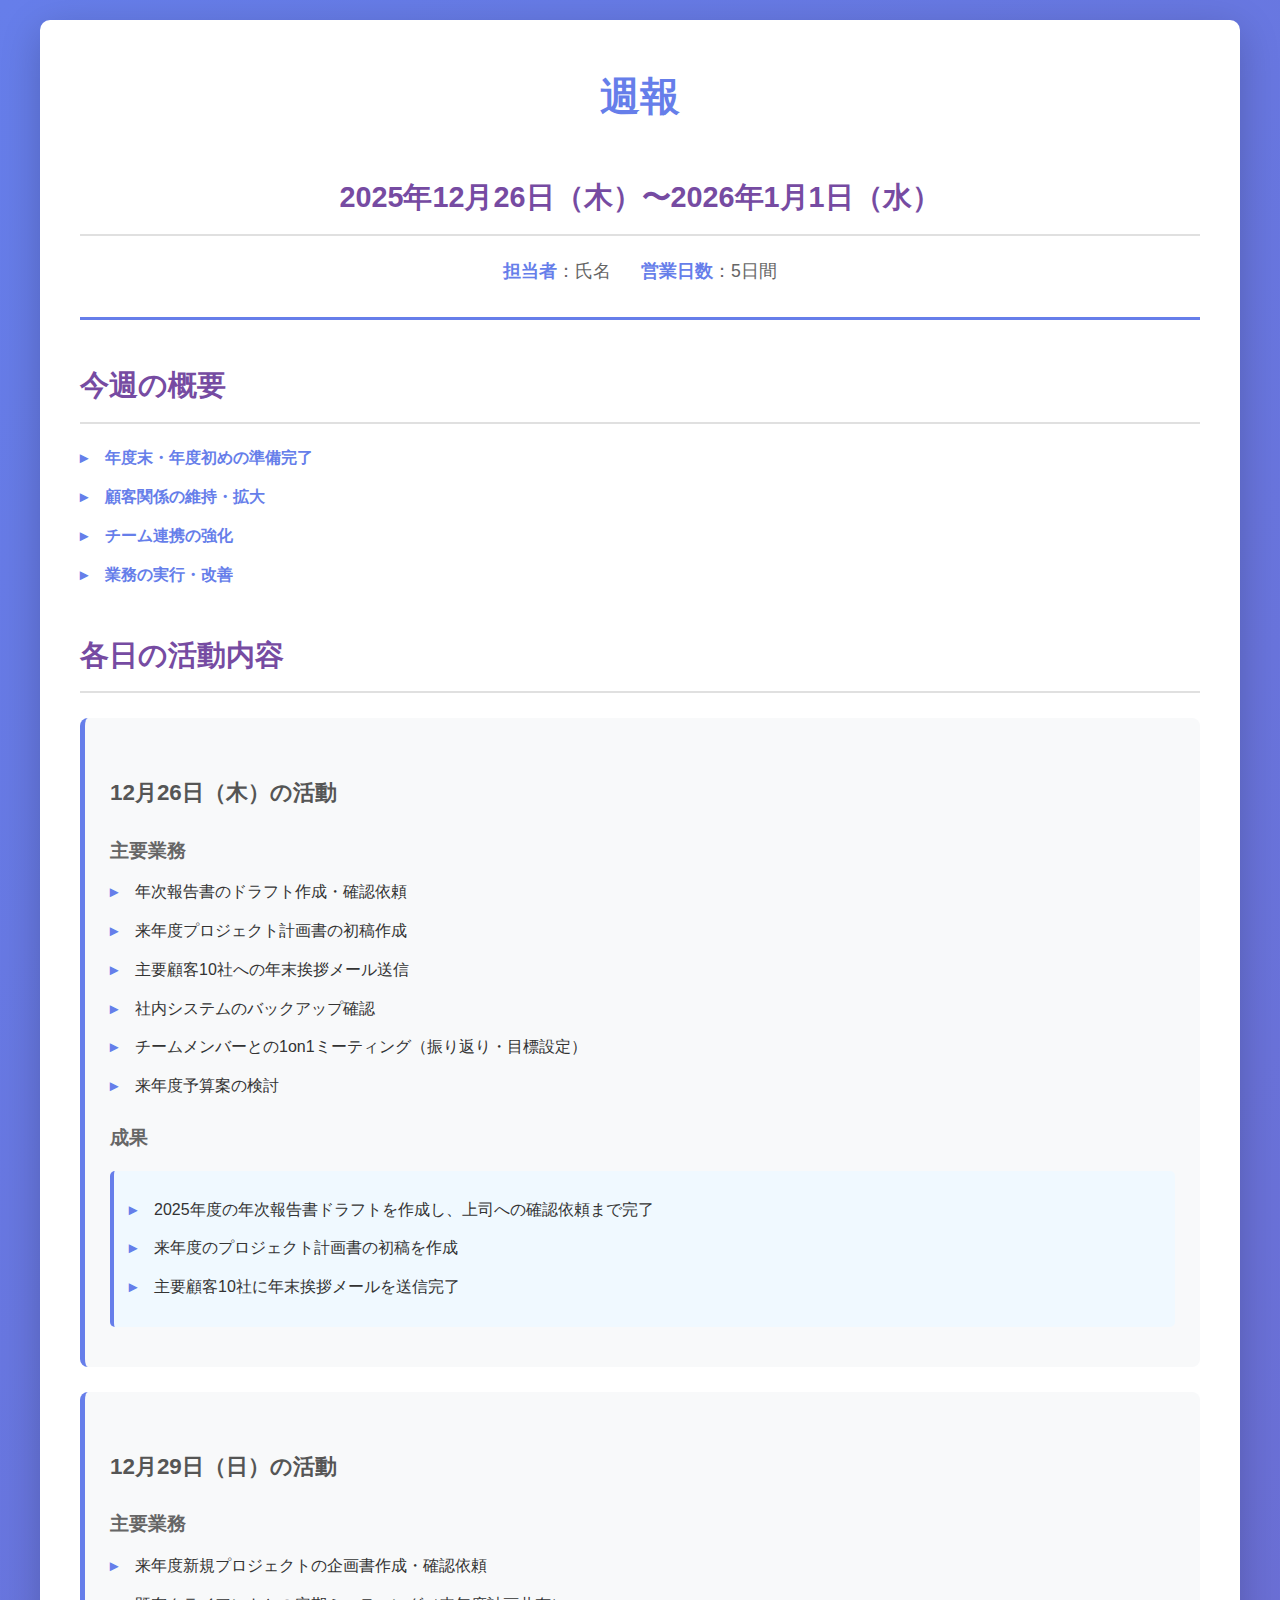
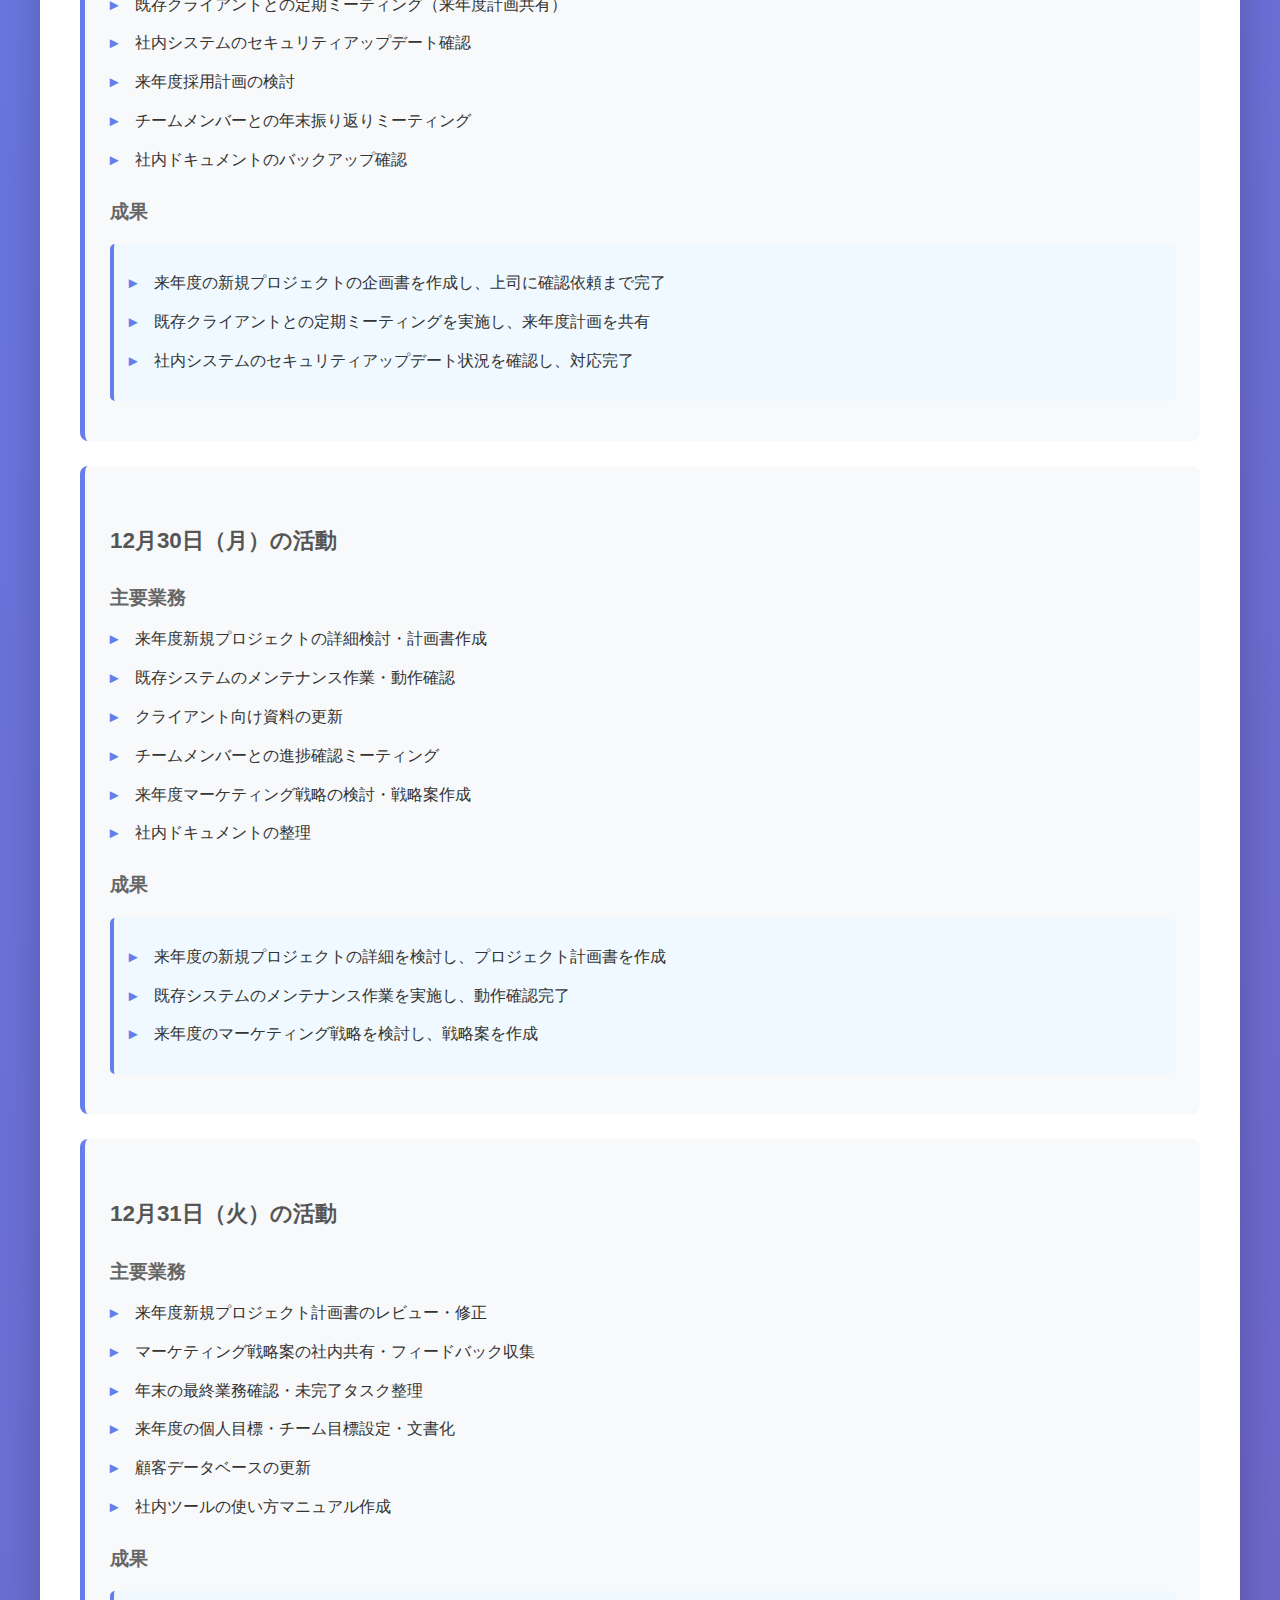
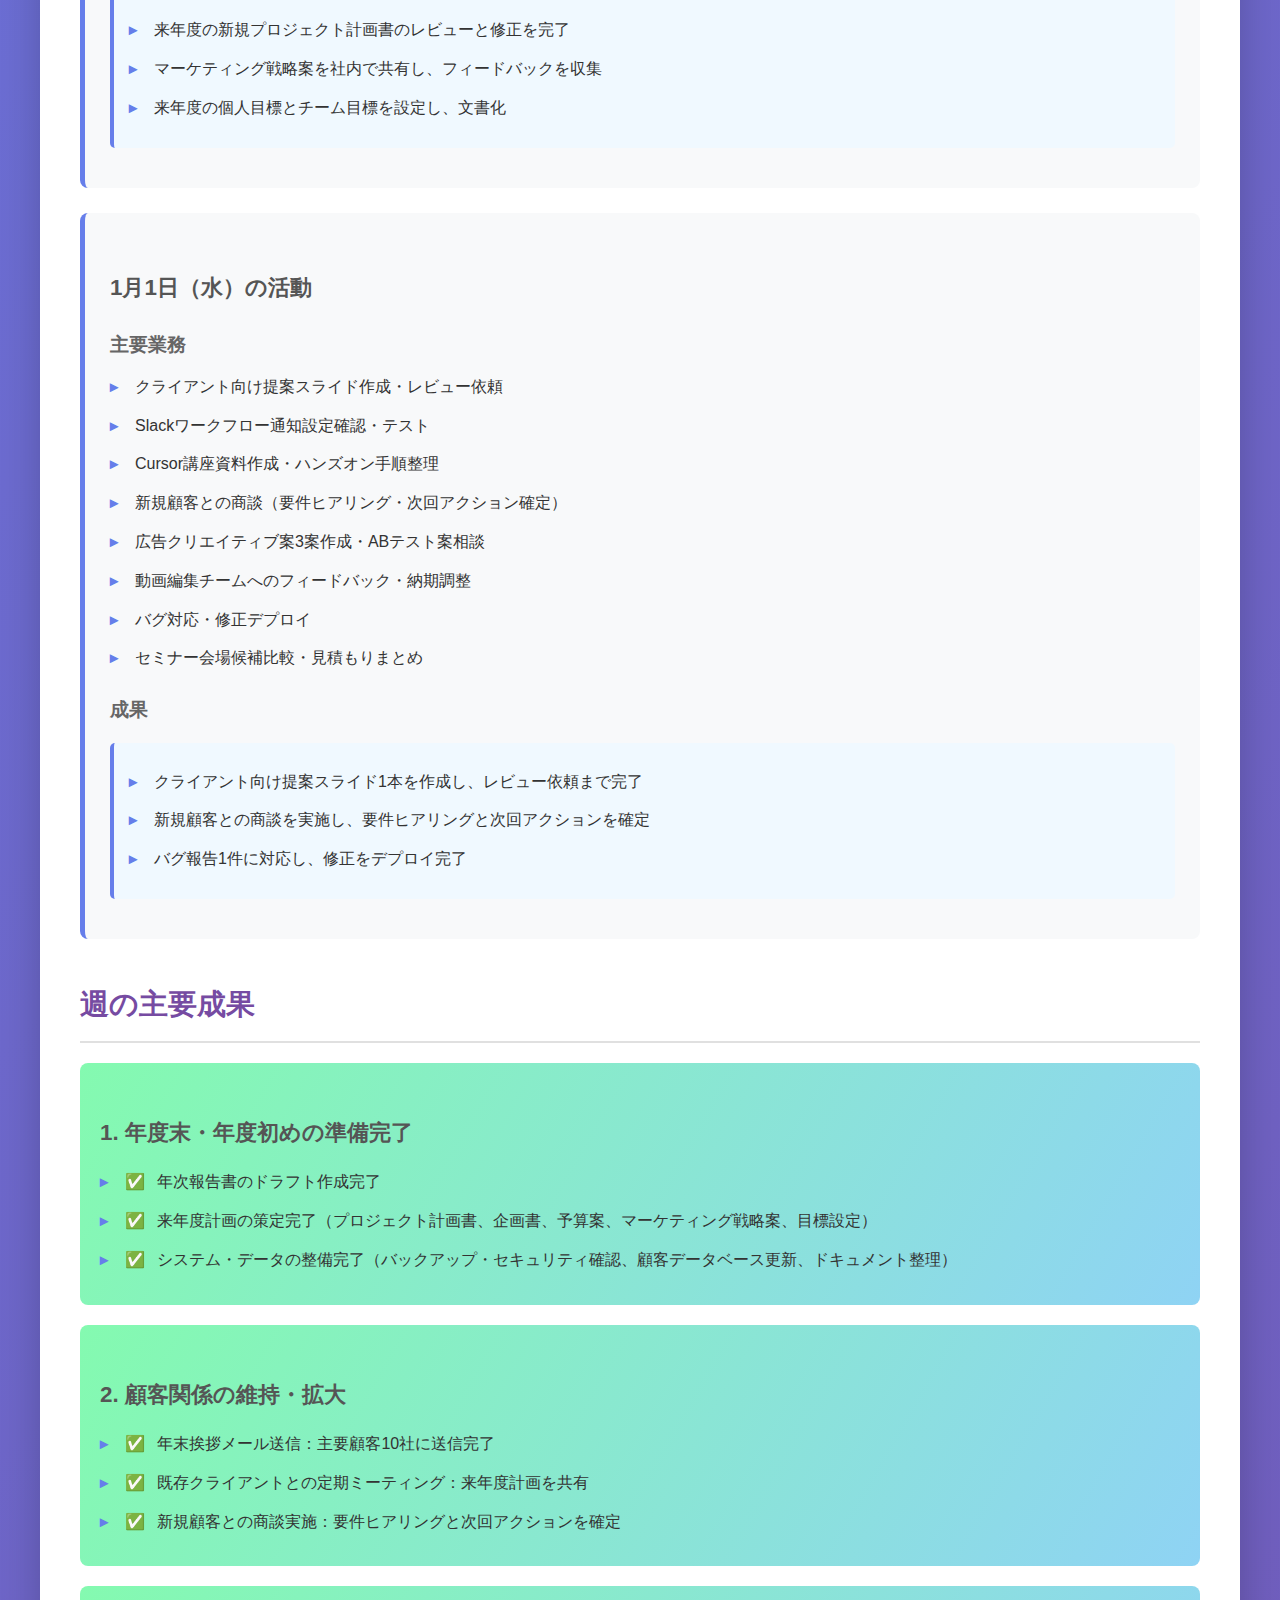
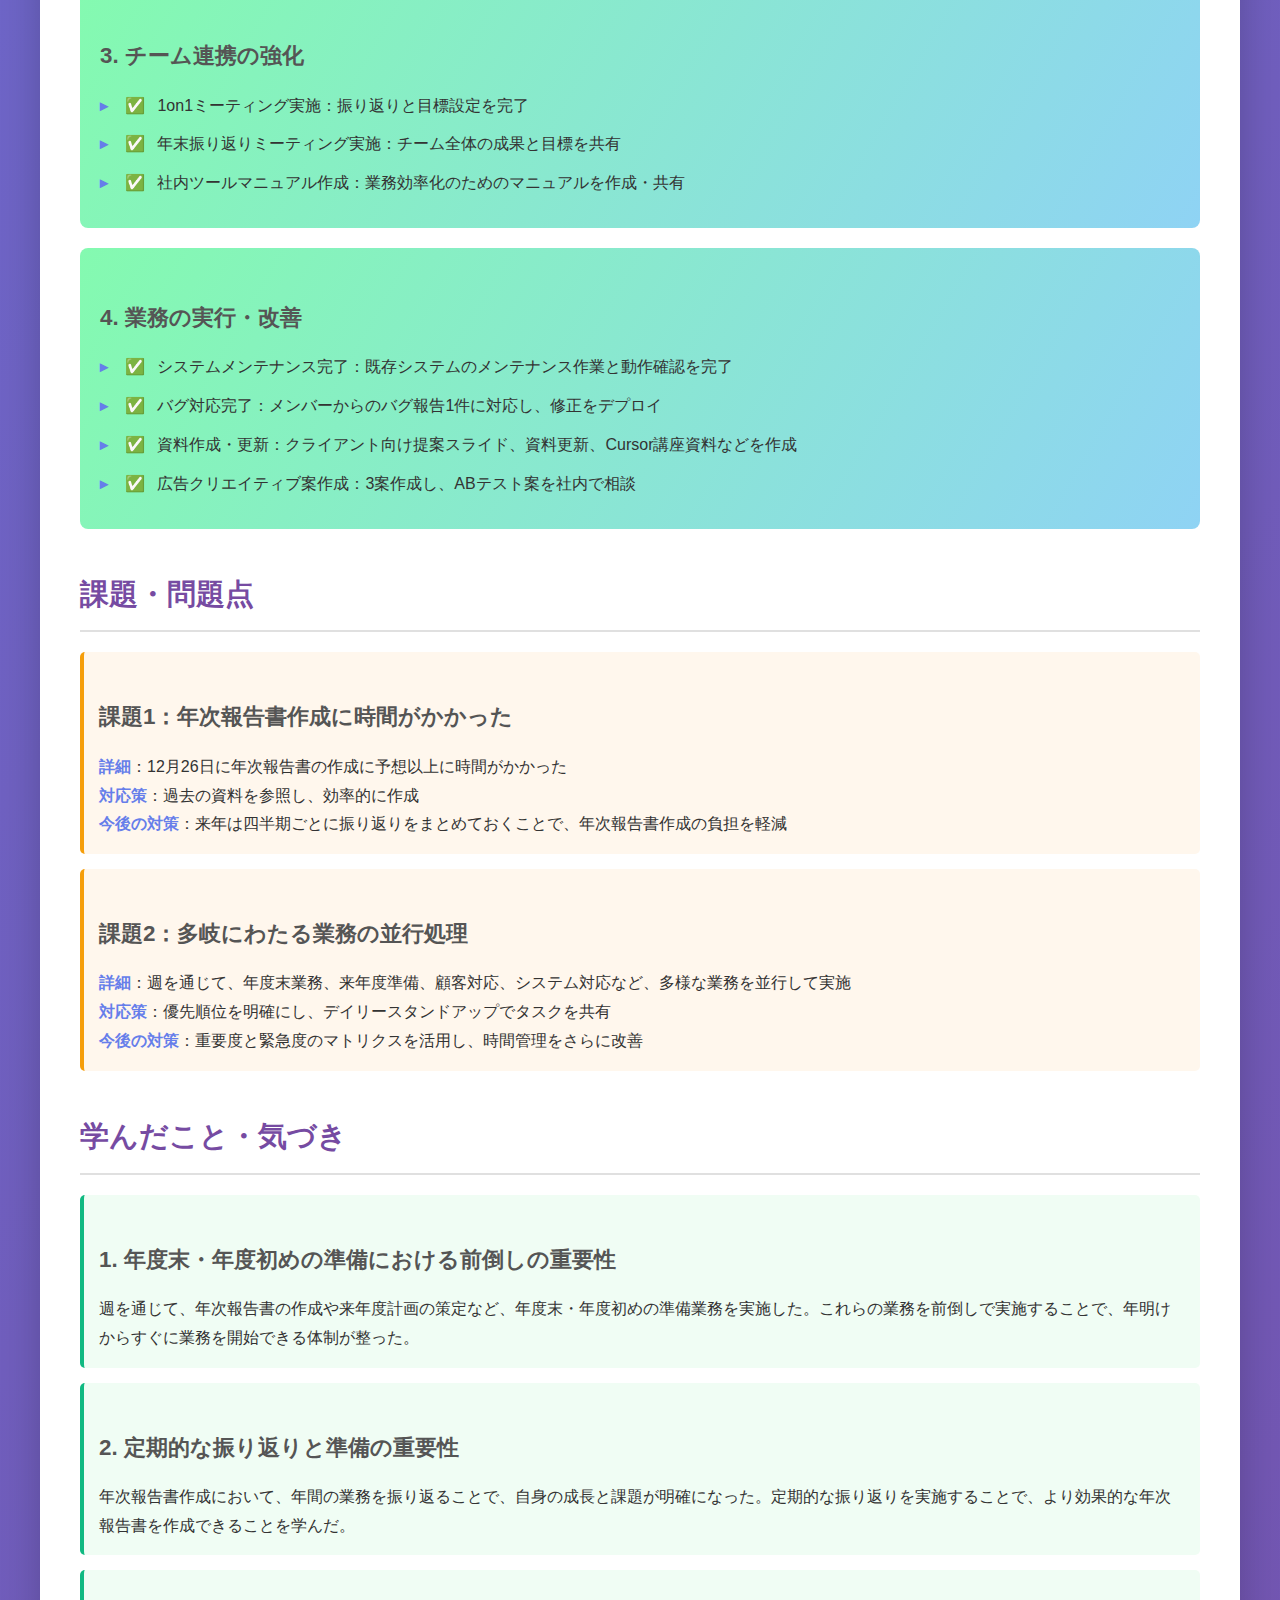
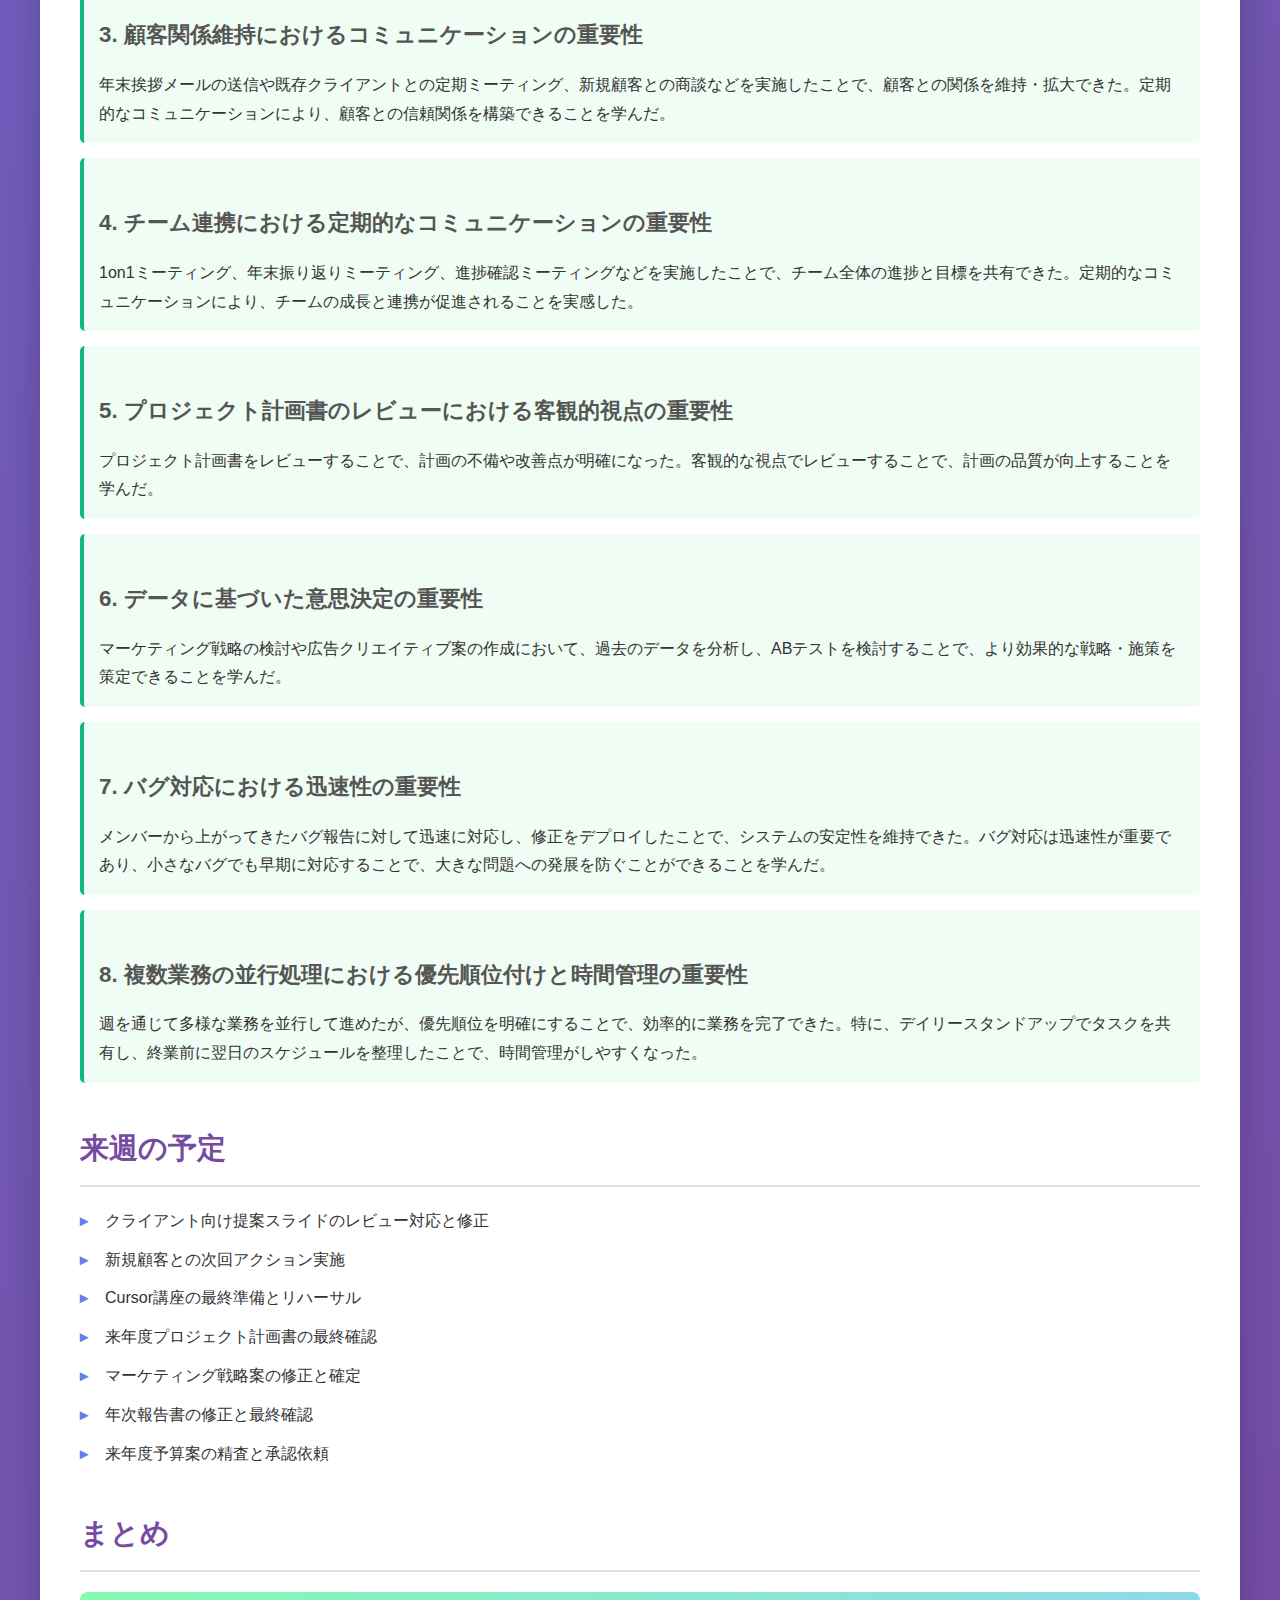
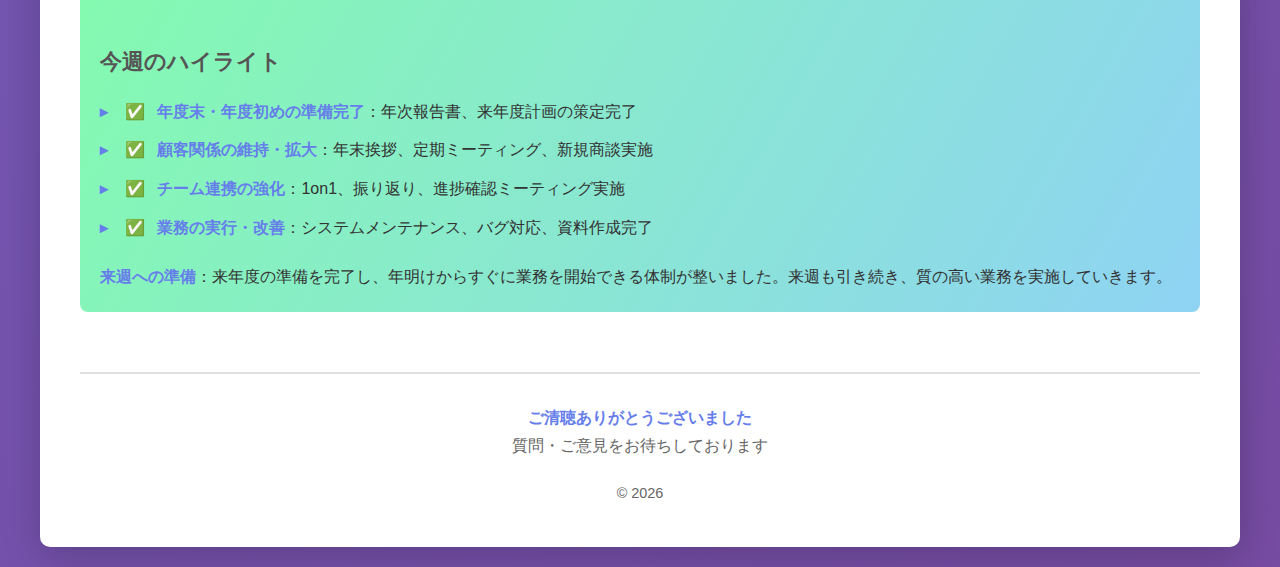
<file: docs/index.html>
<!DOCTYPE html>
<html lang="ja">
<head>
    <meta charset="UTF-8">
    <meta name="viewport" content="width=device-width, initial-scale=1.0">
    <title>週報：2025年12月26日〜2026年1月1日</title>
    <style>
        * {
            margin: 0;
            padding: 0;
            box-sizing: border-box;
        }

        body {
            font-family: -apple-system, BlinkMacSystemFont, "Segoe UI", "Hiragino Kaku Gothic ProN", "Hiragino Sans", Meiryo, sans-serif;
            line-height: 1.8;
            color: #333;
            background: linear-gradient(135deg, #667eea 0%, #764ba2 100%);
            padding: 20px;
        }

        .container {
            max-width: 1200px;
            margin: 0 auto;
            background: white;
            border-radius: 10px;
            box-shadow: 0 10px 40px rgba(0,0,0,0.2);
            padding: 40px;
        }

        header {
            text-align: center;
            margin-bottom: 40px;
            padding-bottom: 30px;
            border-bottom: 3px solid #667eea;
        }

        h1 {
            font-size: 2.5em;
            color: #667eea;
            margin-bottom: 10px;
        }

        h2 {
            font-size: 1.8em;
            color: #764ba2;
            margin-top: 40px;
            margin-bottom: 20px;
            padding-bottom: 10px;
            border-bottom: 2px solid #e0e0e0;
        }

        h3 {
            font-size: 1.4em;
            color: #555;
            margin-top: 30px;
            margin-bottom: 15px;
        }

        h4 {
            font-size: 1.2em;
            color: #666;
            margin-top: 20px;
            margin-bottom: 10px;
        }

        .meta-info {
            display: flex;
            justify-content: center;
            gap: 30px;
            margin-top: 15px;
            font-size: 1.1em;
            color: #666;
        }

        .section {
            margin-bottom: 40px;
        }

        ul {
            list-style: none;
            padding-left: 0;
        }

        li {
            margin: 10px 0;
            padding-left: 25px;
            position: relative;
        }

        li:before {
            content: "▸";
            position: absolute;
            left: 0;
            color: #667eea;
            font-weight: bold;
        }

        .highlight {
            background: linear-gradient(120deg, #84fab0 0%, #8fd3f4 100%);
            padding: 20px;
            border-radius: 8px;
            margin: 20px 0;
        }

        .achievement {
            background: #f0f9ff;
            border-left: 4px solid #667eea;
            padding: 15px;
            margin: 15px 0;
            border-radius: 5px;
        }

        .challenge {
            background: #fff7ed;
            border-left: 4px solid #f59e0b;
            padding: 15px;
            margin: 15px 0;
            border-radius: 5px;
        }

        .learning {
            background: #f0fdf4;
            border-left: 4px solid #10b981;
            padding: 15px;
            margin: 15px 0;
            border-radius: 5px;
        }

        .day-section {
            background: #f8f9fa;
            padding: 25px;
            border-radius: 8px;
            margin: 25px 0;
            border-left: 5px solid #667eea;
        }

        .checkmark {
            color: #10b981;
            font-weight: bold;
            margin-right: 8px;
        }

        strong {
            color: #667eea;
        }

        .footer {
            text-align: center;
            margin-top: 60px;
            padding-top: 30px;
            border-top: 2px solid #e0e0e0;
            color: #666;
        }

        @media (max-width: 768px) {
            .container {
                padding: 20px;
            }

            h1 {
                font-size: 2em;
            }

            h2 {
                font-size: 1.5em;
            }

            .meta-info {
                flex-direction: column;
                gap: 10px;
            }
        }
    </style>
</head>
<body>
    <div class="container">
        <header>
            <h1>週報</h1>
            <h2>2025年12月26日（木）〜2026年1月1日（水）</h2>
            <div class="meta-info">
                <span><strong>担当者</strong>：氏名</span>
                <span><strong>営業日数</strong>：5日間</span>
            </div>
        </header>

        <section class="section">
            <h2>今週の概要</h2>
            <ul>
                <li><strong>年度末・年度初めの準備完了</strong></li>
                <li><strong>顧客関係の維持・拡大</strong></li>
                <li><strong>チーム連携の強化</strong></li>
                <li><strong>業務の実行・改善</strong></li>
            </ul>
        </section>

        <section class="section">
            <h2>各日の活動内容</h2>

            <div class="day-section">
                <h3>12月26日（木）の活動</h3>
                <h4>主要業務</h4>
                <ul>
                    <li>年次報告書のドラフト作成・確認依頼</li>
                    <li>来年度プロジェクト計画書の初稿作成</li>
                    <li>主要顧客10社への年末挨拶メール送信</li>
                    <li>社内システムのバックアップ確認</li>
                    <li>チームメンバーとの1on1ミーティング（振り返り・目標設定）</li>
                    <li>来年度予算案の検討</li>
                </ul>
                <h4>成果</h4>
                <div class="achievement">
                    <ul>
                        <li>2025年度の年次報告書ドラフトを作成し、上司への確認依頼まで完了</li>
                        <li>来年度のプロジェクト計画書の初稿を作成</li>
                        <li>主要顧客10社に年末挨拶メールを送信完了</li>
                    </ul>
                </div>
            </div>

            <div class="day-section">
                <h3>12月29日（日）の活動</h3>
                <h4>主要業務</h4>
                <ul>
                    <li>来年度新規プロジェクトの企画書作成・確認依頼</li>
                    <li>既存クライアントとの定期ミーティング（来年度計画共有）</li>
                    <li>社内システムのセキュリティアップデート確認</li>
                    <li>来年度採用計画の検討</li>
                    <li>チームメンバーとの年末振り返りミーティング</li>
                    <li>社内ドキュメントのバックアップ確認</li>
                </ul>
                <h4>成果</h4>
                <div class="achievement">
                    <ul>
                        <li>来年度の新規プロジェクトの企画書を作成し、上司に確認依頼まで完了</li>
                        <li>既存クライアントとの定期ミーティングを実施し、来年度計画を共有</li>
                        <li>社内システムのセキュリティアップデート状況を確認し、対応完了</li>
                    </ul>
                </div>
            </div>

            <div class="day-section">
                <h3>12月30日（月）の活動</h3>
                <h4>主要業務</h4>
                <ul>
                    <li>来年度新規プロジェクトの詳細検討・計画書作成</li>
                    <li>既存システムのメンテナンス作業・動作確認</li>
                    <li>クライアント向け資料の更新</li>
                    <li>チームメンバーとの進捗確認ミーティング</li>
                    <li>来年度マーケティング戦略の検討・戦略案作成</li>
                    <li>社内ドキュメントの整理</li>
                </ul>
                <h4>成果</h4>
                <div class="achievement">
                    <ul>
                        <li>来年度の新規プロジェクトの詳細を検討し、プロジェクト計画書を作成</li>
                        <li>既存システムのメンテナンス作業を実施し、動作確認完了</li>
                        <li>来年度のマーケティング戦略を検討し、戦略案を作成</li>
                    </ul>
                </div>
            </div>

            <div class="day-section">
                <h3>12月31日（火）の活動</h3>
                <h4>主要業務</h4>
                <ul>
                    <li>来年度新規プロジェクト計画書のレビュー・修正</li>
                    <li>マーケティング戦略案の社内共有・フィードバック収集</li>
                    <li>年末の最終業務確認・未完了タスク整理</li>
                    <li>来年度の個人目標・チーム目標設定・文書化</li>
                    <li>顧客データベースの更新</li>
                    <li>社内ツールの使い方マニュアル作成</li>
                </ul>
                <h4>成果</h4>
                <div class="achievement">
                    <ul>
                        <li>来年度の新規プロジェクト計画書のレビューと修正を完了</li>
                        <li>マーケティング戦略案を社内で共有し、フィードバックを収集</li>
                        <li>来年度の個人目標とチーム目標を設定し、文書化</li>
                    </ul>
                </div>
            </div>

            <div class="day-section">
                <h3>1月1日（水）の活動</h3>
                <h4>主要業務</h4>
                <ul>
                    <li>クライアント向け提案スライド作成・レビュー依頼</li>
                    <li>Slackワークフロー通知設定確認・テスト</li>
                    <li>Cursor講座資料作成・ハンズオン手順整理</li>
                    <li>新規顧客との商談（要件ヒアリング・次回アクション確定）</li>
                    <li>広告クリエイティブ案3案作成・ABテスト案相談</li>
                    <li>動画編集チームへのフィードバック・納期調整</li>
                    <li>バグ対応・修正デプロイ</li>
                    <li>セミナー会場候補比較・見積もりまとめ</li>
                </ul>
                <h4>成果</h4>
                <div class="achievement">
                    <ul>
                        <li>クライアント向け提案スライド1本を作成し、レビュー依頼まで完了</li>
                        <li>新規顧客との商談を実施し、要件ヒアリングと次回アクションを確定</li>
                        <li>バグ報告1件に対応し、修正をデプロイ完了</li>
                    </ul>
                </div>
            </div>
        </section>

        <section class="section">
            <h2>週の主要成果</h2>

            <div class="highlight">
                <h3>1. 年度末・年度初めの準備完了</h3>
                <ul>
                    <li><span class="checkmark">✅</span> 年次報告書のドラフト作成完了</li>
                    <li><span class="checkmark">✅</span> 来年度計画の策定完了（プロジェクト計画書、企画書、予算案、マーケティング戦略案、目標設定）</li>
                    <li><span class="checkmark">✅</span> システム・データの整備完了（バックアップ・セキュリティ確認、顧客データベース更新、ドキュメント整理）</li>
                </ul>
            </div>

            <div class="highlight">
                <h3>2. 顧客関係の維持・拡大</h3>
                <ul>
                    <li><span class="checkmark">✅</span> 年末挨拶メール送信：主要顧客10社に送信完了</li>
                    <li><span class="checkmark">✅</span> 既存クライアントとの定期ミーティング：来年度計画を共有</li>
                    <li><span class="checkmark">✅</span> 新規顧客との商談実施：要件ヒアリングと次回アクションを確定</li>
                </ul>
            </div>

            <div class="highlight">
                <h3>3. チーム連携の強化</h3>
                <ul>
                    <li><span class="checkmark">✅</span> 1on1ミーティング実施：振り返りと目標設定を完了</li>
                    <li><span class="checkmark">✅</span> 年末振り返りミーティング実施：チーム全体の成果と目標を共有</li>
                    <li><span class="checkmark">✅</span> 社内ツールマニュアル作成：業務効率化のためのマニュアルを作成・共有</li>
                </ul>
            </div>

            <div class="highlight">
                <h3>4. 業務の実行・改善</h3>
                <ul>
                    <li><span class="checkmark">✅</span> システムメンテナンス完了：既存システムのメンテナンス作業と動作確認を完了</li>
                    <li><span class="checkmark">✅</span> バグ対応完了：メンバーからのバグ報告1件に対応し、修正をデプロイ</li>
                    <li><span class="checkmark">✅</span> 資料作成・更新：クライアント向け提案スライド、資料更新、Cursor講座資料などを作成</li>
                    <li><span class="checkmark">✅</span> 広告クリエイティブ案作成：3案作成し、ABテスト案を社内で相談</li>
                </ul>
            </div>
        </section>

        <section class="section">
            <h2>課題・問題点</h2>

            <div class="challenge">
                <h3>課題1：年次報告書作成に時間がかかった</h3>
                <p><strong>詳細</strong>：12月26日に年次報告書の作成に予想以上に時間がかかった</p>
                <p><strong>対応策</strong>：過去の資料を参照し、効率的に作成</p>
                <p><strong>今後の対策</strong>：来年は四半期ごとに振り返りをまとめておくことで、年次報告書作成の負担を軽減</p>
            </div>

            <div class="challenge">
                <h3>課題2：多岐にわたる業務の並行処理</h3>
                <p><strong>詳細</strong>：週を通じて、年度末業務、来年度準備、顧客対応、システム対応など、多様な業務を並行して実施</p>
                <p><strong>対応策</strong>：優先順位を明確にし、デイリースタンドアップでタスクを共有</p>
                <p><strong>今後の対策</strong>：重要度と緊急度のマトリクスを活用し、時間管理をさらに改善</p>
            </div>
        </section>

        <section class="section">
            <h2>学んだこと・気づき</h2>

            <div class="learning">
                <h3>1. 年度末・年度初めの準備における前倒しの重要性</h3>
                <p>週を通じて、年次報告書の作成や来年度計画の策定など、年度末・年度初めの準備業務を実施した。これらの業務を前倒しで実施することで、年明けからすぐに業務を開始できる体制が整った。</p>
            </div>

            <div class="learning">
                <h3>2. 定期的な振り返りと準備の重要性</h3>
                <p>年次報告書作成において、年間の業務を振り返ることで、自身の成長と課題が明確になった。定期的な振り返りを実施することで、より効果的な年次報告書を作成できることを学んだ。</p>
            </div>

            <div class="learning">
                <h3>3. 顧客関係維持におけるコミュニケーションの重要性</h3>
                <p>年末挨拶メールの送信や既存クライアントとの定期ミーティング、新規顧客との商談などを実施したことで、顧客との関係を維持・拡大できた。定期的なコミュニケーションにより、顧客との信頼関係を構築できることを学んだ。</p>
            </div>

            <div class="learning">
                <h3>4. チーム連携における定期的なコミュニケーションの重要性</h3>
                <p>1on1ミーティング、年末振り返りミーティング、進捗確認ミーティングなどを実施したことで、チーム全体の進捗と目標を共有できた。定期的なコミュニケーションにより、チームの成長と連携が促進されることを実感した。</p>
            </div>

            <div class="learning">
                <h3>5. プロジェクト計画書のレビューにおける客観的視点の重要性</h3>
                <p>プロジェクト計画書をレビューすることで、計画の不備や改善点が明確になった。客観的な視点でレビューすることで、計画の品質が向上することを学んだ。</p>
            </div>

            <div class="learning">
                <h3>6. データに基づいた意思決定の重要性</h3>
                <p>マーケティング戦略の検討や広告クリエイティブ案の作成において、過去のデータを分析し、ABテストを検討することで、より効果的な戦略・施策を策定できることを学んだ。</p>
            </div>

            <div class="learning">
                <h3>7. バグ対応における迅速性の重要性</h3>
                <p>メンバーから上がってきたバグ報告に対して迅速に対応し、修正をデプロイしたことで、システムの安定性を維持できた。バグ対応は迅速性が重要であり、小さなバグでも早期に対応することで、大きな問題への発展を防ぐことができることを学んだ。</p>
            </div>

            <div class="learning">
                <h3>8. 複数業務の並行処理における優先順位付けと時間管理の重要性</h3>
                <p>週を通じて多様な業務を並行して進めたが、優先順位を明確にすることで、効率的に業務を完了できた。特に、デイリースタンドアップでタスクを共有し、終業前に翌日のスケジュールを整理したことで、時間管理がしやすくなった。</p>
            </div>
        </section>

        <section class="section">
            <h2>来週の予定</h2>
            <ul>
                <li>クライアント向け提案スライドのレビュー対応と修正</li>
                <li>新規顧客との次回アクション実施</li>
                <li>Cursor講座の最終準備とリハーサル</li>
                <li>来年度プロジェクト計画書の最終確認</li>
                <li>マーケティング戦略案の修正と確定</li>
                <li>年次報告書の修正と最終確認</li>
                <li>来年度予算案の精査と承認依頼</li>
            </ul>
        </section>

        <section class="section">
            <h2>まとめ</h2>
            <div class="highlight">
                <h3>今週のハイライト</h3>
                <ul>
                    <li><span class="checkmark">✅</span> <strong>年度末・年度初めの準備完了</strong>：年次報告書、来年度計画の策定完了</li>
                    <li><span class="checkmark">✅</span> <strong>顧客関係の維持・拡大</strong>：年末挨拶、定期ミーティング、新規商談実施</li>
                    <li><span class="checkmark">✅</span> <strong>チーム連携の強化</strong>：1on1、振り返り、進捗確認ミーティング実施</li>
                    <li><span class="checkmark">✅</span> <strong>業務の実行・改善</strong>：システムメンテナンス、バグ対応、資料作成完了</li>
                </ul>
                <p style="margin-top: 20px;"><strong>来週への準備</strong>：来年度の準備を完了し、年明けからすぐに業務を開始できる体制が整いました。来週も引き続き、質の高い業務を実施していきます。</p>
            </div>
        </section>

        <div class="footer">
            <p><strong>ご清聴ありがとうございました</strong></p>
            <p>質問・ご意見をお待ちしております</p>
            <p style="margin-top: 20px; font-size: 0.9em;">© 2026</p>
        </div>
    </div>
</body>
</html>
</file>
